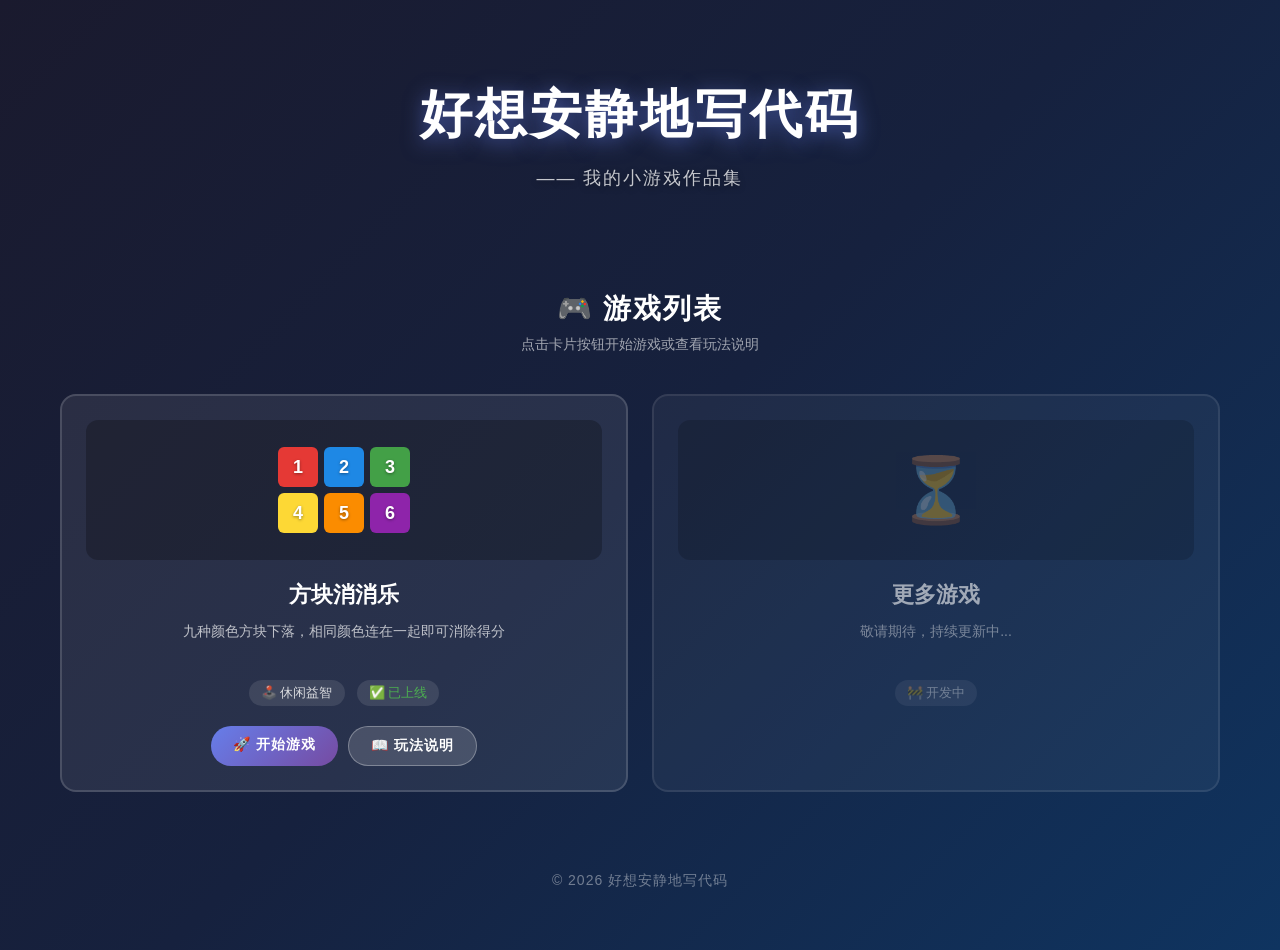
<file: index.html>
<!DOCTYPE html>
<html lang="zh-CN">
<head>
    <meta charset="UTF-8">
    <meta name="viewport" content="width=device-width, initial-scale=1.0">
    <title>好想安静地写代码</title>
    <link rel="stylesheet" href="home-style.css">
</head>
<body>
    <div class="home-container">

        <!-- 玩法说明弹窗 -->
        <div class="modal-overlay" id="rule-modal" style="display:none;">
            <div class="modal-box">
                <button class="modal-close" id="rule-close">✕</button>
                <h2 class="modal-title" id="rule-title">方块消消乐</h2>
                <div class="modal-content">
                    <div class="rule-section">
                        <h3>🎯 游戏目标</h3>
                        <p>控制方块左右移动和切换颜色，让相同颜色的方块聚集在一起，实现连锁消除，获得更高的分数。</p>
                    </div>
                    <div class="rule-section">
                        <h3>🎮 操作方式</h3>
                        <ul>
                            <li><kbd>A</kbd> - 向左移动方块</li>
                            <li><kbd>D</kbd> - 向右移动方块</li>
                            <li><kbd>S</kbd> - 加速下落</li>
                            <li><kbd>空格</kbd> - 切换方块颜色（在随机的三种颜色中循环）</li>
                        </ul>
                    </div>
                    <div class="rule-section">
                        <h3>🌈 消除规则</h3>
                        <ul>
                            <li>方块下落到底部或其他方块上时停止</li>
                            <li>相邻（上下左右）同色方块数量≥3 时，这些方块会一起消失</li>
                            <li>每消除一个方块得 10 分</li>
                            <li>消除后上方方块会自动下落填补空位，可能触发连锁消除</li>
                        </ul>
                    </div>
                    <div class="rule-section">
                        <h3>📈 难度递增</h3>
                        <p>每获得 120 分，方块下落速度会提升一级，最高速度限制为 8 倍。方块越来越难控制！</p>
                    </div>
                    <div class="rule-section">
                        <h3>⚙️ 设置项</h3>
                        <ul>
                            <li>画布宽度：300px ~ 1000px，可实时调整</li>
                            <li>难度：菜鸟模式显示数字，老鸟模式不显示</li>
                            <li>方块图片：可上传自定义图片</li>
                            <li>背景图片：可上传自定义背景</li>
                        </ul>
                    </div>
                    <div class="rule-section">
                        <h3>💀 游戏结束</h3>
                        <p>当方块堆到画布顶部且无法再放下新方块时，游戏结束。点击"重新开始"可以重置游戏。</p>
                    </div>
                </div>
                <a href="games/fangkuai/index.html" class="modal-start-btn">🚀 开始游戏</a>
            </div>
        </div>
        <!-- 主标题区域 -->
        <header class="hero">
            <h1 class="main-title">好想安静地写代码</h1>
            <p class="subtitle">—— 我的小游戏作品集</p>
        </header>

        <!-- 游戏列表区域 -->
        <main class="games-section">
            <div class="section-header">
                <h2>🎮 游戏列表</h2>
                <p class="section-hint">点击卡片按钮开始游戏或查看玩法说明</p>
            </div>

            <div class="game-cards">
                <!-- 游戏卡片 1：方块消消乐 -->
                <div class="game-card">
                    <div class="card-preview">
                        <div class="preview-blocks">
                            <span style="background:#E53935">1</span>
                            <span style="background:#1E88E5">2</span>
                            <span style="background:#43A047">3</span>
                            <span style="background:#FDD835">4</span>
                            <span style="background:#FB8C00">5</span>
                            <span style="background:#8E24AA">6</span>
                        </div>
                    </div>
                    <div class="card-info">
                        <h3 class="card-title">方块消消乐</h3>
                        <p class="card-desc">九种颜色方块下落，相同颜色连在一起即可消除得分</p>
                        <div class="card-meta">
                            <span>🕹️ 休闲益智</span>
                            <span class="card-status">✅ 已上线</span>
                        </div>
                        <div class="card-buttons">
                            <a href="games/fangkuai/index.html" class="btn btn-primary">🚀 开始游戏</a>
                            <button class="btn btn-secondary" id="show-rules-btn">📖 玩法说明</button>
                        </div>
                    </div>
                </div>

                <!-- 预留卡片：更多游戏即将上线 -->
                <div class="game-card coming-soon">
                    <div class="card-preview">
                        <div class="preview-placeholder">⏳</div>
                    </div>
                    <div class="card-info">
                        <h3 class="card-title">更多游戏</h3>
                        <p class="card-desc">敬请期待，持续更新中...</p>
                        <div class="card-meta">
                            <span>🚧 开发中</span>
                        </div>
                    </div>
                </div>
            </div>
        </main>

        <!-- 页脚 -->
        <footer class="footer">
            <p>© 2026 好想安静地写代码</p>
        </footer>
    </div>
    <script src="home-script.js"></script>
</body>
</html>
</file>
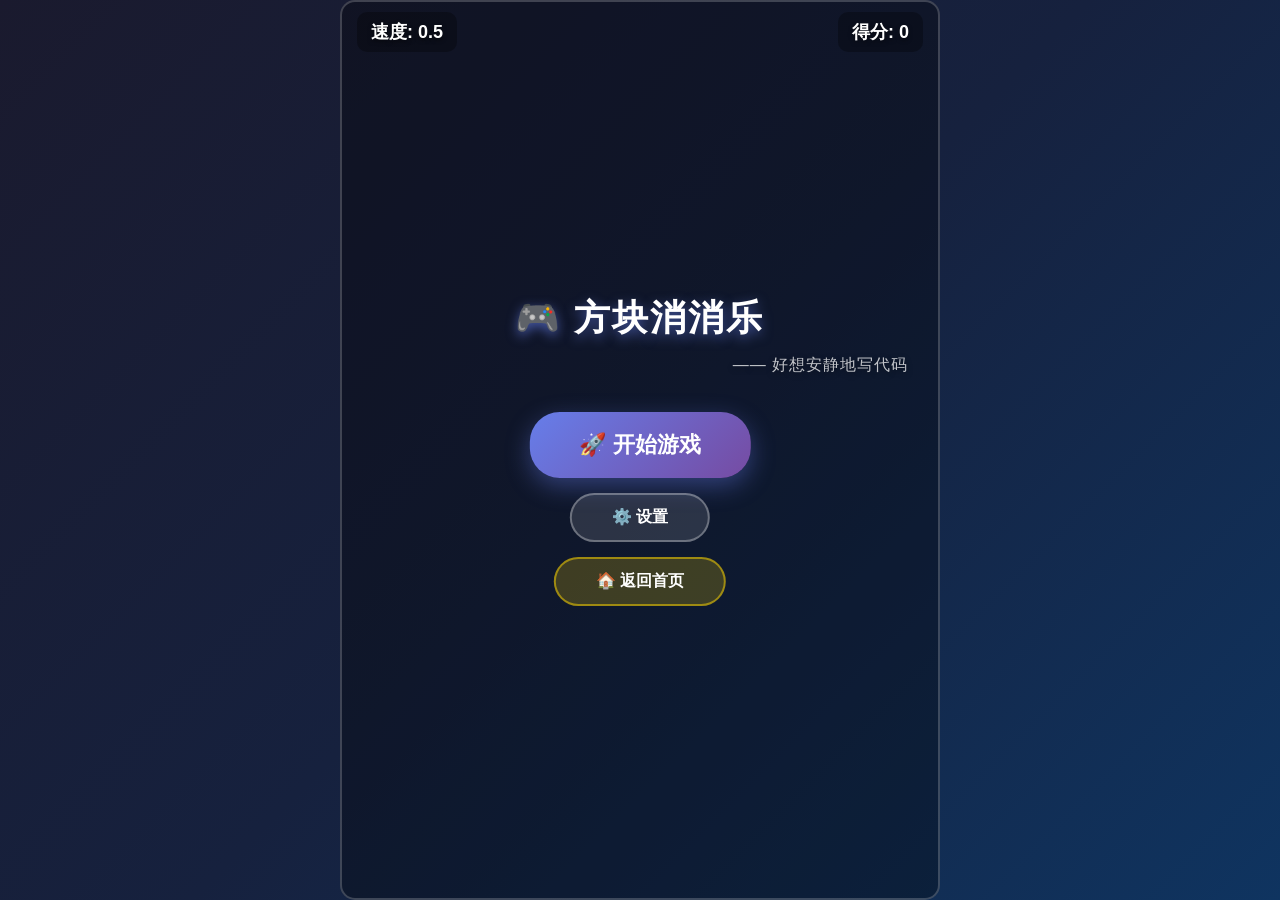
<file: games/fangkuai/index.html>
<!DOCTYPE html>
<html lang="zh-CN">
<head>
    <meta charset="UTF-8">
    <meta name="viewport" content="width=device-width, initial-scale=1.0">
    <title>方块消消乐</title>
    <link rel="stylesheet" href="style.css">
</head>
<body>
    <div class="game-area" id="game-area">
        <div class="speed-display" id="speed-display">速度: <span id="speed">0.5</span></div>
        <div class="score-display" id="score-display">得分: <span id="score">0</span></div>

        <!-- 开始屏幕：只有两个按钮 -->
        <div class="start-screen" id="start-screen">
            <h1 class="game-title">🎮 方块消消乐</h1>
            <p class="game-subtitle">—— 好想安静地写代码</p>
            <div class="button-row">
                <button id="start-btn">🚀 开始游戏</button>
                <button class="setting-btn" id="start-setting-btn">⚙️ 设置</button>
                <a href="../../index.html" class="home-link">🏠 返回首页</a>
            </div>
        </div>

        <!-- 独立设置面板 -->
        <div class="settings-panel" id="settings-panel">
            <div class="settings-header">
                <h2>⚙️ 游戏设置</h2>
                <button class="close-btn" id="close-settings-btn">✕</button>
            </div>

            <div class="setting-row">
                <div class="setting-label">🎨 画布宽度</div>
                <div class="setting-control">
                    <input type="range" id="size-slider" min="300" max="1000" value="600">
                    <input type="number" id="size-input" min="300" max="1000" value="600">
                    <span>px</span>
                </div>
            </div>

            <div class="setting-row">
                <div class="setting-label">🎯 难度</div>
                <div class="difficulty-options">
                    <label class="difficulty-option">
                        <input type="radio" name="difficulty" value="beginner" checked>
                        <span>菜鸟模式</span>
                    </label>
                    <label class="difficulty-option">
                        <input type="radio" name="difficulty" value="advanced">
                        <span>老鸟模式</span>
                    </label>
                </div>
            </div>

            <div class="setting-row column">
                <div class="setting-label">🖼️ 方块图片</div>
                <div class="block-image-section">
                    <div class="upload-btn-wrapper">
                        <label class="upload-btn" for="block-images-input">
                            <span class="upload-icon">📁</span>
                            <span class="upload-text">选择9张图片</span>
                        </label>
                        <input type="file" id="block-images-input" accept="image/*" multiple style="display:none;">
                    </div>
                    <div class="block-image-inputs" id="block-image-inputs"></div>
                    <button class="clear-btn" id="clear-block-images">🗑️ 清除方块图片</button>
                </div>
            </div>

            <div class="setting-row column">
                <div class="setting-label">🌄 画布背景</div>
                <div class="bg-image-section">
                    <label class="upload-btn" for="bg-image-input">
                        <span class="upload-icon">📷</span>
                        <span class="upload-text" id="bg-image-status">选择背景图片</span>
                    </label>
                    <input type="file" id="bg-image-input" accept="image/*" style="display:none;">
                    <button class="clear-btn" id="clear-bg-image">🗑️ 清除背景</button>
                </div>
            </div>
        </div>
    </div>
    <script src="script.js"></script>
</body>
</html>
</file>
<file: home-style.css>
/* ============================================
 * 主页样式 - 好想安静地写代码
 * ============================================ */

* {
    margin: 0;
    padding: 0;
    box-sizing: border-box;
}

body {
    font-family: 'Segoe UI', Tahoma, Geneva, Verdana, sans-serif;
    background: linear-gradient(135deg, #1a1a2e 0%, #16213e 50%, #0f3460 100%);
    min-height: 100vh;
    color: #fff;
}

/* ============================================
 * 容器
 * ============================================ */

.home-container {
    max-width: 1200px;
    margin: 0 auto;
    padding: 40px 20px;
}

/* ============================================
 * 主标题区域
 * ============================================ */

.hero {
    text-align: center;
    margin-bottom: 60px;
    padding: 40px 20px;
}

.main-title {
    font-size: 52px;
    font-weight: bold;
    color: #fff;
    text-shadow: 0 4px 20px rgba(102, 126, 234, 0.6);
    letter-spacing: 3px;
    margin-bottom: 16px;
}

.subtitle {
    font-size: 18px;
    color: rgba(255, 255, 255, 0.75);
    letter-spacing: 2px;
    text-shadow: 0 2px 6px rgba(0, 0, 0, 0.4);
}

/* ============================================
 * 游戏列表区域
 * ============================================ */

.games-section {
    margin-bottom: 60px;
}

.section-header {
    text-align: center;
    margin-bottom: 40px;
}

.section-header h2 {
    font-size: 28px;
    color: #fff;
    margin-bottom: 8px;
    letter-spacing: 2px;
}

.section-hint {
    font-size: 14px;
    color: rgba(255, 255, 255, 0.6);
}

/* 游戏卡片容器 - 响应式网格 */

.game-cards {
    display: grid;
    grid-template-columns: repeat(auto-fit, minmax(300px, 1fr));
    gap: 24px;
}

/* ============================================
 * 游戏卡片
 * ============================================ */

.game-card {
    background: rgba(255, 255, 255, 0.08);
    border: 2px solid rgba(255, 255, 255, 0.15);
    border-radius: 16px;
    padding: 24px;
    text-decoration: none;
    color: inherit;
    transition: transform 0.3s ease, box-shadow 0.3s ease, border-color 0.3s ease;
    display: flex;
    flex-direction: column;
    align-items: center;
}

/* 卡片预览区域 */

.card-preview {
    width: 100%;
    height: 140px;
    background: rgba(0, 0, 0, 0.25);
    border-radius: 12px;
    margin-bottom: 20px;
    display: flex;
    align-items: center;
    justify-content: center;
    overflow: hidden;
}

/* 方块消消乐预览 - 6 个方块随机排列示意 */

.preview-blocks {
    display: grid;
    grid-template-columns: repeat(3, 40px);
    grid-template-rows: repeat(2, 40px);
    gap: 6px;
}

.preview-blocks span {
    border-radius: 6px;
    display: flex;
    align-items: center;
    justify-content: center;
    color: #fff;
    font-weight: bold;
    font-size: 18px;
    text-shadow: 0 1px 3px rgba(0, 0, 0, 0.4);
}

/* 占位卡片的预览 */

.preview-placeholder {
    font-size: 64px;
    opacity: 0.6;
}

/* 卡片信息区域 */

.card-info {
    width: 100%;
    text-align: center;
}

.card-title {
    font-size: 22px;
    color: #fff;
    margin-bottom: 10px;
    font-weight: bold;
}

.card-desc {
    font-size: 14px;
    color: rgba(255, 255, 255, 0.7);
    margin-bottom: 16px;
    line-height: 1.6;
    min-height: 44px;
}

.card-meta {
    display: flex;
    justify-content: center;
    gap: 12px;
    flex-wrap: wrap;
}

.card-meta span {
    font-size: 13px;
    padding: 4px 12px;
    background: rgba(255, 255, 255, 0.1);
    border-radius: 20px;
    color: rgba(255, 255, 255, 0.8);
}

.card-status {
    color: #4CAF50 !important;
}

/* 未上线卡片 - 不可点击 */

.game-card.coming-soon {
    opacity: 0.6;
    pointer-events: none;
}

.game-card.coming-soon .card-meta span {
    color: rgba(255, 255, 255, 0.6) !important;
}

/* ============================================
 * 页脚
 * ============================================ */

.footer {
    text-align: center;
    padding: 20px 0;
    color: rgba(255, 255, 255, 0.4);
    font-size: 14px;
    letter-spacing: 1px;
}

/* ============================================
 * 响应式 - 适配移动端
 * ============================================ */

@media (max-width: 768px) {
    .main-title {
        font-size: 36px;
        letter-spacing: 2px;
    }

    .subtitle {
        font-size: 16px;
    }

    .hero {
        margin-bottom: 40px;
        padding: 20px 10px;
    }

    .section-header h2 {
        font-size: 22px;
    }

    .game-cards {
        grid-template-columns: 1fr;
        gap: 16px;
    }

    .card-title {
        font-size: 20px;
    }
}

@media (max-width: 480px) {
    .main-title {
        font-size: 28px;
    }

    .home-container {
        padding: 20px 12px;
    }
}

/* ============================================
 * 卡片按钮
 * ============================================ */

.card-buttons {
    display: flex;
    justify-content: center;
    gap: 10px;
    margin-top: 20px;
    flex-wrap: wrap;
}

.btn {
    padding: 10px 22px;
    font-size: 14px;
    font-weight: bold;
    border: none;
    border-radius: 25px;
    cursor: pointer;
    transition: transform 0.2s ease, box-shadow 0.2s ease, background 0.2s ease;
    text-decoration: none;
    display: inline-block;
    font-family: inherit;
    color: #fff;
    letter-spacing: 1px;
}

.btn-primary {
    background: linear-gradient(135deg, #667eea 0%, #764ba2 100%);
}

.btn-primary:hover {
    transform: translateY(-2px);
    box-shadow: 0 5px 20px rgba(102, 126, 234, 0.5);
}

.btn-secondary {
    background: rgba(255, 255, 255, 0.15);
    border: 1px solid rgba(255, 255, 255, 0.3);
}

.btn-secondary:hover {
    transform: translateY(-2px);
    background: rgba(255, 255, 255, 0.25);
    box-shadow: 0 5px 16px rgba(255, 255, 255, 0.15);
}

/* ============================================
 * 玩法说明弹窗
 * ============================================ */

.modal-overlay {
    position: fixed;
    top: 0;
    left: 0;
    width: 100vw;
    height: 100vh;
    background: rgba(0, 0, 0, 0.75);
    z-index: 500;
    display: flex;
    align-items: center;
    justify-content: center;
    padding: 20px;
    animation: fadeIn 0.25s ease;
}

@keyframes fadeIn {
    from { opacity: 0; }
    to { opacity: 1; }
}

.modal-box {
    background: linear-gradient(135deg, #1a1a2e 0%, #16213e 50%, #0f3460 100%);
    border: 2px solid rgba(255, 255, 255, 0.2);
    border-radius: 20px;
    max-width: 600px;
    width: 100%;
    max-height: 85vh;
    overflow-y: auto;
    padding: 30px 36px;
    position: relative;
    box-shadow: 0 20px 80px rgba(0, 0, 0, 0.5);
    animation: slideUp 0.3s ease;
}

@keyframes slideUp {
    from {
        opacity: 0;
        transform: translateY(20px);
    }
    to {
        opacity: 1;
        transform: translateY(0);
    }
}

.modal-close {
    position: absolute;
    top: 12px;
    right: 16px;
    background: rgba(255, 255, 255, 0.1);
    border: none;
    color: #fff;
    width: 36px;
    height: 36px;
    border-radius: 50%;
    font-size: 16px;
    cursor: pointer;
    transition: background 0.2s ease;
}

.modal-close:hover {
    background: rgba(255, 255, 255, 0.25);
}

.modal-title {
    color: #fff;
    font-size: 26px;
    margin-bottom: 24px;
    text-align: center;
    letter-spacing: 2px;
}

.modal-content {
    margin-bottom: 24px;
}

.rule-section {
    margin-bottom: 18px;
}

.rule-section h3 {
    color: #667eea;
    font-size: 16px;
    margin-bottom: 8px;
    letter-spacing: 1px;
}

.rule-section p,
.rule-section li {
    color: rgba(255, 255, 255, 0.85);
    font-size: 14px;
    line-height: 1.7;
}

.rule-section ul {
    list-style: none;
    padding-left: 0;
}

.rule-section ul li {
    padding-left: 16px;
    position: relative;
    margin-bottom: 4px;
}

.rule-section ul li::before {
    content: "•";
    color: #667eea;
    position: absolute;
    left: 0;
}

/* 键盘按键样式 */

kbd {
    display: inline-block;
    padding: 2px 8px;
    background: rgba(255, 255, 255, 0.15);
    border: 1px solid rgba(255, 255, 255, 0.3);
    border-radius: 5px;
    font-family: 'Courier New', monospace;
    font-size: 12px;
    color: #fff;
    margin-right: 6px;
}

.modal-start-btn {
    display: block;
    width: 100%;
    padding: 14px;
    background: linear-gradient(135deg, #667eea 0%, #764ba2 100%);
    color: #fff;
    border: none;
    border-radius: 30px;
    font-size: 16px;
    font-weight: bold;
    text-align: center;
    text-decoration: none;
    cursor: pointer;
    letter-spacing: 2px;
    transition: transform 0.2s ease, box-shadow 0.2s ease;
}

.modal-start-btn:hover {
    transform: translateY(-2px);
    box-shadow: 0 6px 24px rgba(102, 126, 234, 0.5);
}

/* ============================================
 * 响应式 - 弹窗适配
 * ============================================ */

@media (max-width: 480px) {
    .modal-box {
        padding: 24px 20px;
    }

    .modal-title {
        font-size: 22px;
    }

    .btn {
        padding: 8px 16px;
        font-size: 13px;
    }
}
</file>
<file: games/fangkuai/style.css>
* {
    margin: 0;
    padding: 0;
    box-sizing: border-box;
}

body {
    font-family: 'Segoe UI', Tahoma, Geneva, Verdana, sans-serif;
    background: linear-gradient(135deg, #1a1a2e 0%, #16213e 50%, #0f3460 100%);
    min-height: 100vh;
    display: flex;
    justify-content: center;
    align-items: center;
}

.game-area {
    position: relative;
    width: 600px;
    height: 900px;
    background: rgba(0, 0, 0, 0.3);
    border-radius: 15px;
    overflow: hidden;
    border: 2px solid rgba(255, 255, 255, 0.2);
    background-size: cover;
    background-position: center;
}

/* --- 角落信息显示 --- */
.speed-display {
    position: absolute;
    top: 10px;
    left: 15px;
    color: #fff;
    font-size: 18px;
    font-weight: bold;
    z-index: 10;
    text-shadow: 0 2px 4px rgba(0, 0, 0, 0.5);
    background: rgba(0, 0, 0, 0.3);
    padding: 8px 14px;
    border-radius: 10px;
}

.score-display {
    position: absolute;
    top: 10px;
    right: 15px;
    color: #fff;
    font-size: 18px;
    font-weight: bold;
    z-index: 10;
    text-shadow: 0 2px 4px rgba(0, 0, 0, 0.5);
    background: rgba(0, 0, 0, 0.3);
    padding: 8px 14px;
    border-radius: 10px;
}

/* --- 开始屏幕（简洁版） --- */
.start-screen {
    position: absolute;
    top: 50%;
    left: 50%;
    transform: translate(-50%, -50%);
    text-align: center;
    z-index: 20;
    width: 90%;
}

.game-title {
    color: #fff;
    font-size: 36px;
    font-weight: bold;
    margin-bottom: 12px;
    text-shadow: 0 4px 12px rgba(102, 126, 234, 0.6);
    letter-spacing: 2px;
}

.game-subtitle {
    color: rgba(255, 255, 255, 0.75);
    font-size: 16px;
    font-weight: normal;
    margin-bottom: 36px;
    letter-spacing: 1px;
    text-shadow: 0 2px 6px rgba(0, 0, 0, 0.4);
    text-align: right;
    width: 100%;
}

.button-row {
    display: flex;
    flex-direction: column;
    gap: 15px;
    align-items: center;
}

/* --- 开始/重新开始 按钮 --- */
#start-btn {
    padding: 18px 50px;
    font-size: 22px;
    font-weight: bold;
    color: #fff;
    background: linear-gradient(135deg, #667eea 0%, #764ba2 100%);
    border: none;
    border-radius: 30px;
    cursor: pointer;
    transition: all 0.3s ease;
    box-shadow: 0 8px 24px rgba(102, 126, 234, 0.4);
}

#start-btn:hover {
    transform: translateY(-3px) scale(1.03);
    box-shadow: 0 10px 30px rgba(102, 126, 234, 0.6);
}

#start-btn:active {
    transform: translateY(-1px) scale(1.01);
}

/* --- 设置 按钮 --- */
.setting-btn {
    padding: 12px 40px;
    font-size: 16px;
    font-weight: bold;
    color: #fff;
    background: rgba(255, 255, 255, 0.12);
    border: 2px solid rgba(255, 255, 255, 0.3);
    border-radius: 25px;
    cursor: pointer;
    transition: all 0.2s ease;
}

.setting-btn:hover {
    background: rgba(255, 255, 255, 0.22);
    border-color: rgba(255, 255, 255, 0.5);
    transform: translateY(-2px);
}

/* --- 返回首页 按钮 --- */
.home-link {
    padding: 12px 40px;
    font-size: 16px;
    font-weight: bold;
    color: #fff;
    background: rgba(255, 215, 0, 0.2);
    border: 2px solid rgba(255, 215, 0, 0.5);
    border-radius: 25px;
    cursor: pointer;
    text-decoration: none;
    transition: all 0.2s ease;
    display: inline-block;
    text-align: center;
}

.home-link:hover {
    background: rgba(255, 215, 0, 0.35);
    border-color: rgba(255, 215, 0, 0.8);
    transform: translateY(-2px);
}

/* --- 独立设置面板（模态风格） --- */
.settings-panel {
    position: absolute;
    top: 50%;
    left: 50%;
    transform: translate(-50%, -50%);
    background: rgba(0, 0, 0, 0.85);
    border-radius: 20px;
    padding: 24px 28px;
    border: 2px solid rgba(255, 255, 255, 0.2);
    box-shadow: 0 10px 40px rgba(0, 0, 0, 0.5);
    width: 85%;
    z-index: 200;
    max-height: 90%;
    overflow-y: auto;
    display: none;
}

.settings-panel.active {
    display: block;
}

.settings-header {
    display: flex;
    justify-content: space-between;
    align-items: center;
    margin-bottom: 20px;
    padding-bottom: 12px;
    border-bottom: 1px solid rgba(255, 255, 255, 0.15);
}

.settings-header h2 {
    color: #fff;
    font-size: 20px;
    font-weight: bold;
}

.close-btn {
    background: rgba(255, 107, 107, 0.3);
    color: #fff;
    border: 1px solid rgba(255, 107, 107, 0.5);
    width: 36px;
    height: 36px;
    border-radius: 50%;
    font-size: 16px;
    font-weight: bold;
    cursor: pointer;
    transition: all 0.2s ease;
    display: flex;
    align-items: center;
    justify-content: center;
}

.close-btn:hover {
    background: rgba(255, 107, 107, 0.6);
    border-color: rgba(255, 107, 107, 0.8);
    transform: rotate(90deg);
}

/* --- 设置行 --- */
.setting-row {
    color: #fff;
    margin-bottom: 18px;
    display: flex;
    align-items: center;
    justify-content: space-between;
    gap: 12px;
    flex-wrap: wrap;
}

.setting-row:last-child {
    margin-bottom: 0;
}

.setting-row.column {
    flex-direction: column;
    align-items: stretch;
    gap: 12px;
}

.setting-label {
    color: #fff;
    font-size: 15px;
    font-weight: 600;
    text-align: left;
}

.setting-control {
    display: flex;
    align-items: center;
    gap: 8px;
    color: #fff;
    font-size: 14px;
}

/* --- 难度选项 --- */
.difficulty-options {
    display: flex;
    gap: 10px;
}

.difficulty-option {
    display: flex;
    align-items: center;
    gap: 6px;
    color: #fff;
    font-size: 13px;
    cursor: pointer;
    padding: 8px 14px;
    border-radius: 10px;
    background: rgba(255, 255, 255, 0.08);
    border: 1px solid rgba(255, 255, 255, 0.12);
    transition: all 0.2s ease;
}

.difficulty-option:hover {
    background: rgba(255, 255, 255, 0.18);
    border-color: rgba(255, 255, 255, 0.3);
    transform: translateY(-1px);
}

.difficulty-option input:checked + span {
    color: #ffe066;
    font-weight: bold;
}

/* --- 方块图片设置 --- */
.block-image-section {
    display: flex;
    flex-direction: column;
    align-items: center;
    gap: 12px;
}

.block-image-inputs {
    display: grid;
    grid-template-columns: repeat(9, 1fr);
    gap: 6px;
}

.block-image-input {
    position: relative;
    width: 48px;
    height: 48px;
    border-radius: 10px;
    cursor: pointer;
    overflow: hidden;
    display: flex;
    align-items: center;
    justify-content: center;
    color: #fff;
    font-size: 13px;
    font-weight: bold;
    border: 2px solid rgba(255, 255, 255, 0.25);
    transition: all 0.2s ease;
    text-shadow: 0 1px 2px rgba(0, 0, 0, 0.5);
}

.block-image-input:hover {
    transform: translateY(-2px) scale(1.05);
    border-color: rgba(255, 255, 255, 0.6);
    box-shadow: 0 4px 12px rgba(0, 0, 0, 0.3);
}

.block-image-input img {
    width: 100%;
    height: 100%;
    object-fit: cover;
}

/* --- 上传按钮 --- */
.upload-btn-wrapper {
    display: flex;
    justify-content: center;
}

.upload-btn {
    display: inline-flex;
    align-items: center;
    gap: 8px;
    padding: 10px 20px;
    background: linear-gradient(135deg, #667eea 0%, #764ba2 100%);
    color: #fff;
    font-size: 14px;
    font-weight: 600;
    border-radius: 10px;
    cursor: pointer;
    transition: all 0.2s ease;
    border: none;
    box-shadow: 0 4px 12px rgba(102, 126, 234, 0.3);
}

.upload-btn:hover {
    transform: translateY(-2px);
    box-shadow: 0 6px 18px rgba(102, 126, 234, 0.5);
}

.upload-btn:active {
    transform: translateY(0);
}

.upload-icon {
    font-size: 18px;
}

.upload-text {
    font-size: 14px;
}

.bg-image-section {
    display: flex;
    flex-direction: column;
    align-items: center;
    gap: 12px;
}

.clear-btn {
    padding: 8px 16px;
    font-size: 13px;
    color: #fff;
    background: rgba(255, 107, 107, 0.35);
    border: 1px solid rgba(255, 107, 107, 0.5);
    border-radius: 10px;
    cursor: pointer;
    transition: all 0.2s ease;
    font-weight: 600;
}

.clear-btn:hover {
    background: rgba(255, 107, 107, 0.6);
    border-color: rgba(255, 107, 107, 0.8);
    transform: translateY(-1px);
}

/* --- 画布宽度输入 --- */
#size-slider {
    width: 150px;
    cursor: pointer;
    accent-color: #667eea;
}

#size-input {
    width: 80px;
    padding: 6px 10px;
    background: rgba(255, 255, 255, 0.1);
    border: 1px solid rgba(255, 255, 255, 0.3);
    border-radius: 8px;
    color: #ffe066;
    font-size: 14px;
    font-weight: bold;
    text-align: center;
    cursor: pointer;
    transition: all 0.2s ease;
    -moz-appearance: textfield;
}

#size-input::-webkit-outer-spin-button,
#size-input::-webkit-inner-spin-button {
    -webkit-appearance: none;
    margin: 0;
}

#size-input:hover {
    background: rgba(255, 255, 255, 0.18);
    border-color: rgba(255, 255, 255, 0.5);
}

#size-input:focus {
    outline: none;
    border-color: #667eea;
    box-shadow: 0 0 8px rgba(102, 126, 234, 0.4);
}

/* --- 游戏方块 --- */
.current-block {
    position: absolute;
    border-radius: 8px;
    box-shadow: 0 4px 15px rgba(0, 0, 0, 0.3);
    transition: left 0.1s ease;
    background-size: cover;
    background-position: center;
    background-repeat: no-repeat;
    display: flex;
    align-items: center;
    justify-content: center;
}

.placed-block {
    position: absolute;
    border-radius: 8px;
    box-shadow: 0 2px 8px rgba(0, 0, 0, 0.2);
    animation: appear 0.2s ease;
    background-size: cover;
    background-position: center;
    background-repeat: no-repeat;
    display: flex;
    align-items: center;
    justify-content: center;
}

.block-number {
    position: absolute;
    top: 50%;
    left: 50%;
    transform: translate(-50%, -50%);
    color: white;
    font-size: 24px;
    font-weight: bold;
    text-shadow: 1px 1px 3px rgba(0, 0, 0, 0.8);
}

/* --- 方块动画 --- */
@keyframes appear {
    from {
        transform: scale(0);
        opacity: 0;
    }
    to {
        transform: scale(1);
        opacity: 1;
    }
}

@keyframes disappear {
    from {
        transform: scale(1);
        opacity: 1;
    }
    to {
        transform: scale(0);
        opacity: 0;
    }
}

/* --- 游戏结束面板（简洁版）--- */
.game-over {
    position: absolute;
    top: 50%;
    left: 50%;
    transform: translate(-50%, -50%);
    background: rgba(0, 0, 0, 0.85);
    padding: 30px 36px;
    border-radius: 20px;
    text-align: center;
    z-index: 100;
    border: 2px solid rgba(255, 255, 255, 0.2);
    box-shadow: 0 10px 40px rgba(0, 0, 0, 0.5);
    width: 80%;
}

.game-over h2 {
    color: #ff6b6b;
    font-size: 28px;
    margin-bottom: 16px;
    text-shadow: 0 2px 8px rgba(255, 107, 107, 0.4);
}

.game-over p {
    color: #fff;
    font-size: 17px;
    margin-bottom: 24px;
}

.game-over .button-row {
    display: flex;
    flex-direction: column;
    gap: 12px;
    align-items: center;
}

.game-over .restart-btn {
    padding: 14px 40px;
    font-size: 18px;
    font-weight: bold;
    color: #fff;
    background: linear-gradient(135deg, #667eea 0%, #764ba2 100%);
    border: none;
    border-radius: 25px;
    cursor: pointer;
    transition: all 0.2s ease;
    box-shadow: 0 6px 18px rgba(102, 126, 234, 0.4);
}

.game-over .restart-btn:hover {
    transform: translateY(-2px) scale(1.03);
    box-shadow: 0 8px 24px rgba(102, 126, 234, 0.6);
}

.game-over .setting-btn {
    padding: 10px 34px;
    font-size: 15px;
}

.game-over .home-link {
    padding: 10px 34px;
    font-size: 15px;
}

/* --- 滚动条美化（设置面板内部） --- */
.settings-panel::-webkit-scrollbar {
    width: 8px;
}

.settings-panel::-webkit-scrollbar-track {
    background: rgba(255, 255, 255, 0.05);
    border-radius: 4px;
}

.settings-panel::-webkit-scrollbar-thumb {
    background: rgba(102, 126, 234, 0.5);
    border-radius: 4px;
}

.settings-panel::-webkit-scrollbar-thumb:hover {
    background: rgba(102, 126, 234, 0.7);
}
</file>
